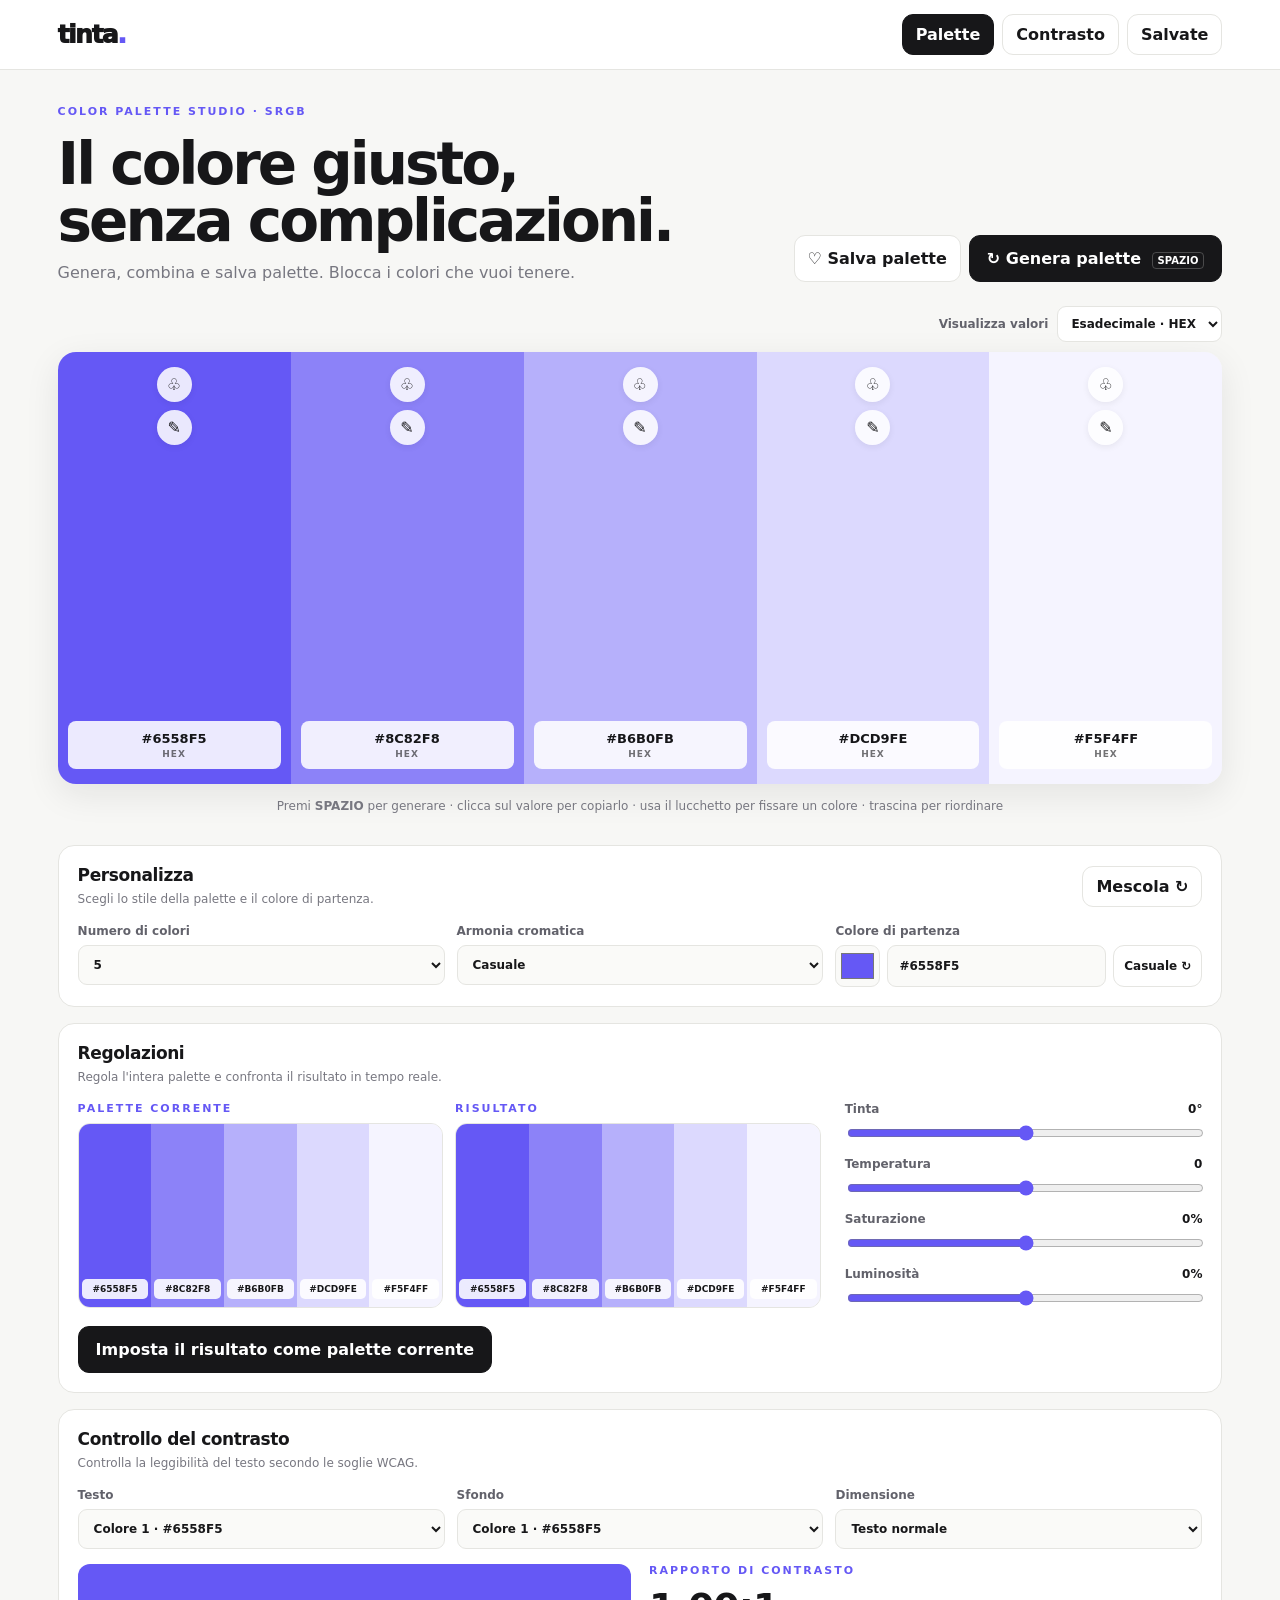
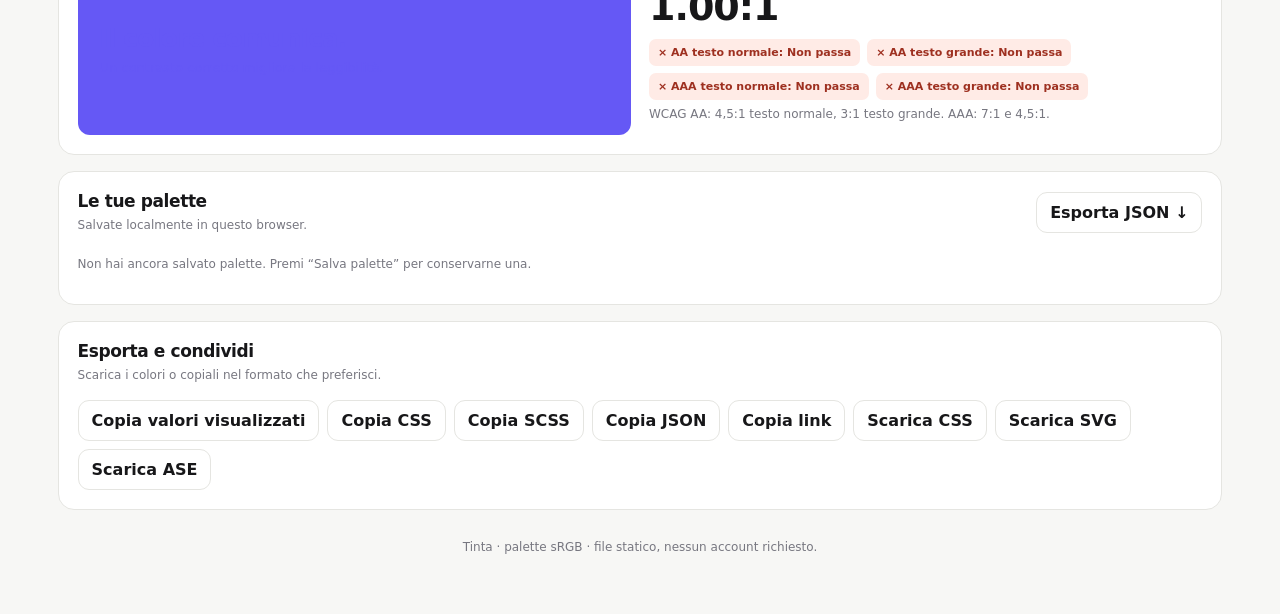
<file: index.html>
<!DOCTYPE html>
<html lang="it">
  <head>
    <meta charset="utf-8">
    <meta name="viewport" content="width=device-width,initial-scale=1">
    <title>Tinta — Color palette studio</title>
    <link rel="stylesheet" href="tinta-palette.css">
  </head>
  <body>
    <header>
      <div class="logo">tinta<span>.</span></div>
      <div class="header-right">
        <button class="on" data-go="generator">Palette</button>
        <button data-go="contrast">Contrasto</button>
        <button data-go="saved">Salvate</button>
      </div>
    </header>
    <main>
      <div class="eyebrow">Color palette studio · sRGB</div>
      <section class="hero">
        <div>
          <h1>Il colore giusto,<br>senza complicazioni.</h1>
          <p>
            Genera, combina e salva palette. Blocca i colori che vuoi tenere.
          </p>
        </div>
        <div class="actions">
          <button class="btn" id="saveBtn">♡ Salva palette</button>
          <button class="btn primary" id="generateBtn">
            ↻ Genera palette <span class="kbd">SPAZIO</span>
          </button>
        </div>
      </section>
      <section id="generator">
        <div class="formatbar">
          <label for="valueFormat">Visualizza valori</label><select
            id="valueFormat"
          >
            <option value="hex">Esadecimale · HEX</option>
            <option value="rgb">RGB · 0–255</option>
            <option value="unit">sRGB · 0–1</option>
          </select>
        </div>
        <div class="palette" id="palette"></div>
        <div class="hint">
          Premi <b>SPAZIO</b> per generare · clicca sul valore per copiarlo ·
          usa il lucchetto per fissare un colore · trascina per riordinare
        </div>
      </section>
      <section class="panel">
        <div class="panel-head">
          <div>
            <h2>Personalizza</h2>
            <div class="sub">
              Scegli lo stile della palette e il colore di partenza.
            </div>
          </div>
          <button class="btn" id="shuffleBtn">Mescola ↻</button>
        </div>
        <div class="grid">
          <label class="field">Numero di colori<select id="count">
              <option>3</option>
              <option>4</option>
              <option selected>5</option>
              <option>6</option>
              <option>7</option>
              <option>8</option>
            </select></label><label class="field">Armonia cromatica<select
              id="mode"
            >
              <option value="random">Casuale</option>
              <option value="analogous">Analoghi</option>
              <option value="complementary">Complementari</option>
              <option value="splitComplementary">Complementari divisi</option>
              <option value="triadic">Triadici</option>
              <option value="tetradic">Tetradici</option>
              <option value="square">Quadrati</option>
              <option value="mono">Monocromatici</option>
            </select></label><label class="field">Colore di partenza<div
              class="color-input"
            >
              <input
                type="color"
                id="seed"
                value="#6558F5"
                aria-label="Scegli colore sRGB"
              ><input
                type="text"
                id="seedHex"
                value="#6558F5"
                maxlength="7"
                aria-label="Codice HEX"
              ><button class="btn random-seed" id="randomSeedBtn" type="button">Casuale ↻</button>
            </div></label>
        </div>
      </section>
      <section class="panel" id="adjustments">
        <div class="panel-head">
          <div>
            <h2>Regolazioni</h2>
            <div class="sub">
              Regola l'intera palette e confronta il risultato in tempo reale.
            </div>
          </div>
        </div>
        <div class="adjustments-layout">
          <div class="adjustment-palettes" aria-label="Confronto palette">
            <div class="adjustment-palette">
              <div class="eyebrow">Palette corrente</div>
              <div class="mini-palette" id="originalPalette"></div>
            </div>
            <div class="adjustment-palette">
              <div class="eyebrow">Risultato</div>
              <div class="mini-palette" id="adjustedPalette"></div>
            </div>
          </div>
          <div class="adjustment-controls">
            <label class="range-field" for="hueAdjust">Tinta <output id="hueAdjustValue">0°</output><input id="hueAdjust" type="range" min="-180" max="180" value="0"></label>
            <label class="range-field" for="temperatureAdjust">Temperatura <output id="temperatureAdjustValue">0</output><input id="temperatureAdjust" type="range" min="-100" max="100" value="0"></label>
            <label class="range-field" for="saturationAdjust">Saturazione <output id="saturationAdjustValue">0%</output><input id="saturationAdjust" type="range" min="-100" max="100" value="0"></label>
            <label class="range-field" for="lightnessAdjust">Luminosità <output id="lightnessAdjustValue">0%</output><input id="lightnessAdjust" type="range" min="-100" max="100" value="0"></label>
          </div>
        </div>
        <div class="adjustment-action">
          <button class="btn primary" id="applyAdjustments">Imposta il risultato come palette corrente</button>
        </div>
      </section>
      <section class="panel" id="contrast">
        <div class="panel-head">
          <div>
            <h2>Controllo del contrasto</h2>
            <div class="sub">
              Controlla la leggibilità del testo secondo le soglie WCAG.
            </div>
          </div>
        </div>
        <div class="grid" style="margin-bottom: 15px">
          <label class="field">Testo<select id="fg"></select></label><label
            class="field"
          >Sfondo<select id="bg"></select></label><label
            class="field"
          >Dimensione<select id="textSize">
              <option value="normal">Testo normale</option>
              <option value="large">Testo grande</option>
            </select></label>
        </div>
        <div class="contrast-layout">
          <div class="preview" id="preview">
            <strong>Il colore comunica.</strong><span>Un contrasto corretto
              migliora la leggibilità.</span>
          </div>
          <div>
            <div class="eyebrow">Rapporto di contrasto</div>
            <div
              id="ratio"
              style="font-size: 38px; font-weight: 900; letter-spacing: -1px; margin: 8px 0"
            >
              —
            </div>
            <div id="results" class="tags"></div>
            <p class="sub">
              WCAG AA: 4,5:1 testo normale, 3:1 testo grande. AAA: 7:1 e 4,5:1.
            </p>
          </div>
        </div>
      </section>
      <section class="panel" id="saved">
        <div class="panel-head">
          <div>
            <h2>Le tue palette</h2>
            <div class="sub">Salvate localmente in questo browser.</div>
          </div>
          <button class="btn" id="exportBtn">Esporta JSON ↓</button>
        </div>
        <div class="saved-grid" id="savedGrid"></div>
        <p class="sub" id="empty">
          Non hai ancora salvato palette. Premi “Salva palette” per conservarne
          una.
        </p>
      </section>
      <section class="panel">
        <div class="panel-head">
          <div>
            <h2>Esporta e condividi</h2>
            <div class="sub">
              Scarica i colori o copiali nel formato che preferisci.
            </div>
          </div>
        </div>
        <div class="actions">
          <button class="btn" id="copyValues">Copia valori visualizzati</button>
          <button class="btn" id="copyCss">Copia CSS</button>
          <button class="btn" id="copyScss">Copia SCSS</button>
          <button class="btn" id="copyJson">Copia JSON</button>
          <button class="btn" id="shareBtn">Copia link</button>
          <button class="btn" id="downloadCss">Scarica CSS</button>
          <button class="btn" id="downloadSvg">Scarica SVG</button>
          <button class="btn" id="downloadAse">Scarica ASE</button>
        </div>
      </section>
      <div class="footer">
        Tinta · palette sRGB · file statico, nessun account richiesto.
      </div>
    </main>
    <div class="toast" id="toast" role="status" aria-live="polite"></div>
    <script src="tinta-palette.js"></script>
  </body>
</html>
</file>
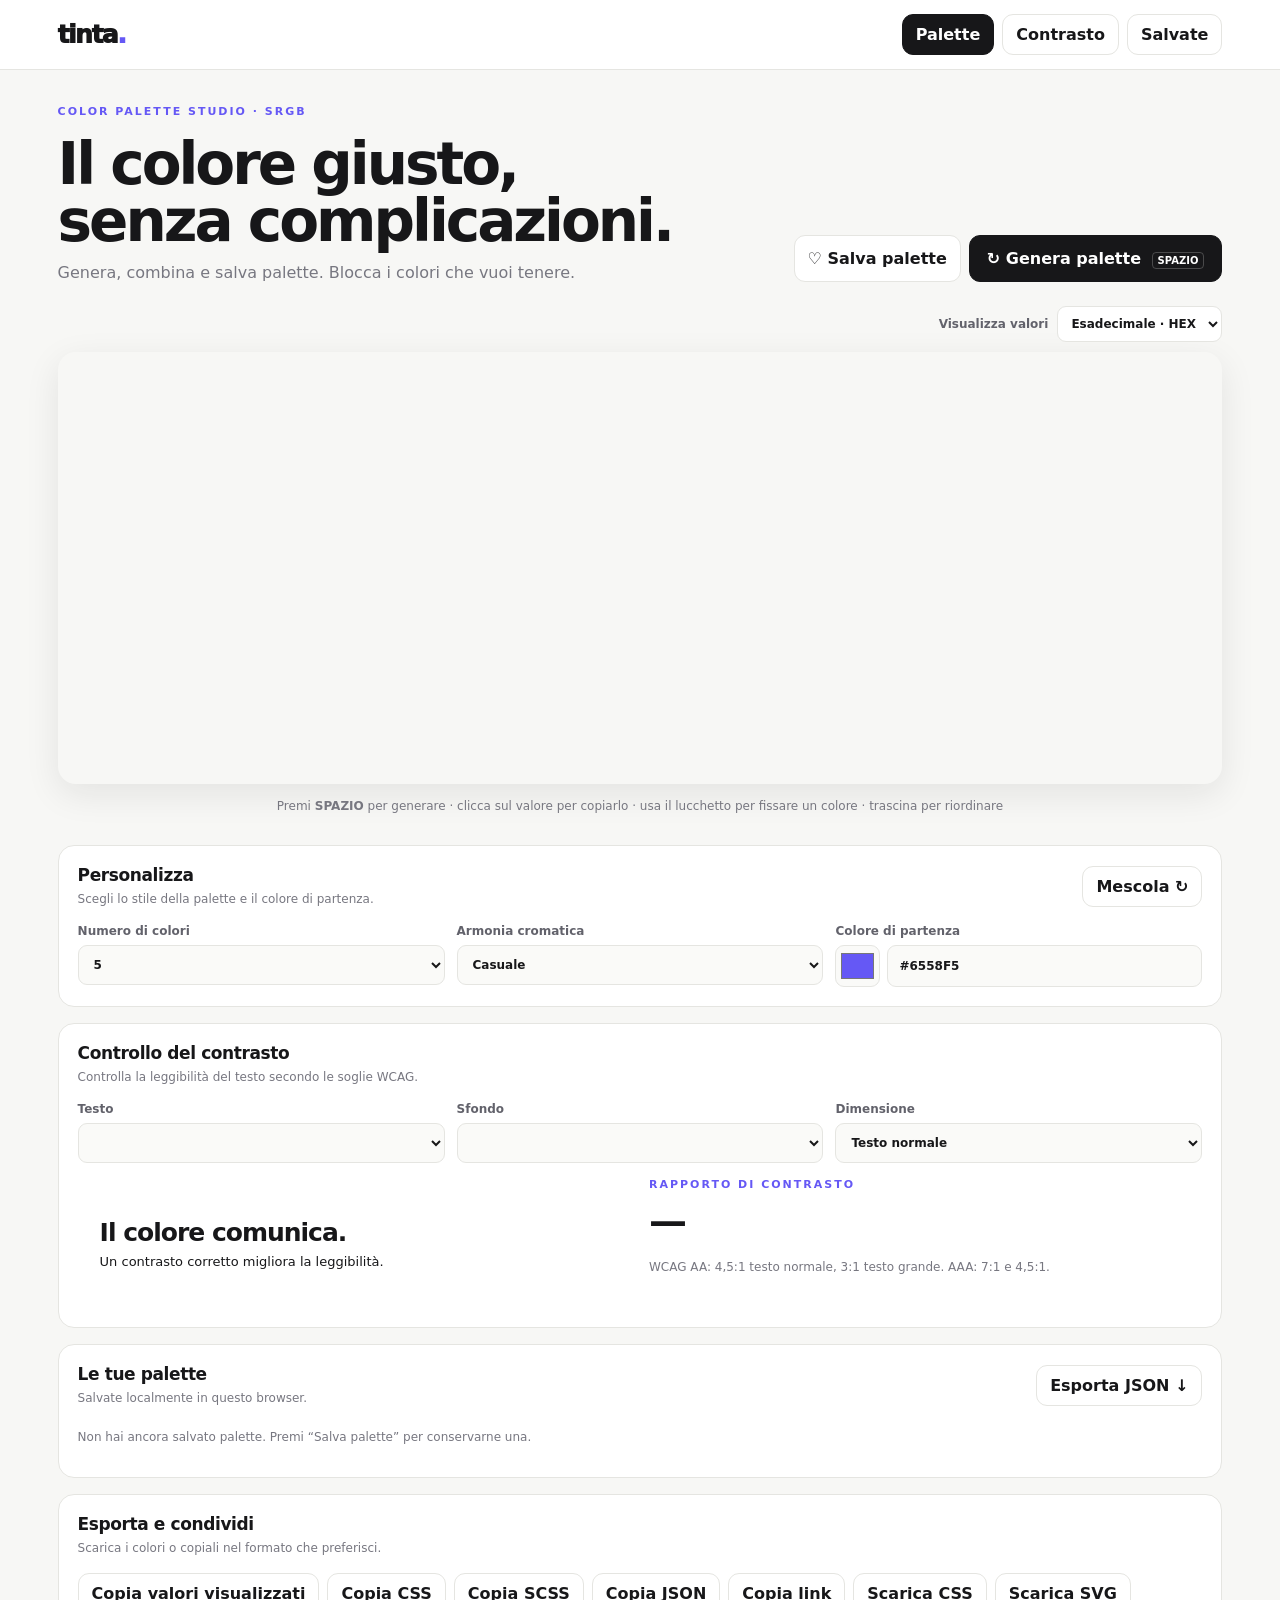
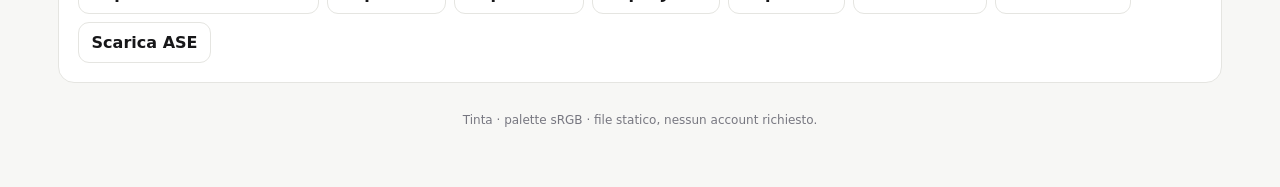
<file: TintaPaletteStudio.html>
<!DOCTYPE html>
<html lang="it">
  <head>
    <meta charset="utf-8">
    <meta name="viewport" content="width=device-width,initial-scale=1">
    <title>Tinta — Color palette studio</title>
    <link rel="stylesheet" href="tinta-palette.css">
  </head>
  <body>
    <header>
      <div class="logo">tinta<span>.</span></div>
      <div class="header-right">
        <button class="on" data-go="generator">Palette</button>
        <button data-go="contrast">Contrasto</button>
        <button data-go="saved">Salvate</button>
      </div>
    </header>
    <main>
      <div class="eyebrow">Color palette studio · sRGB</div>
      <section class="hero">
        <div>
          <h1>Il colore giusto,<br>senza complicazioni.</h1>
          <p>
            Genera, combina e salva palette. Blocca i colori che vuoi tenere.
          </p>
        </div>
        <div class="actions">
          <button class="btn" id="saveBtn">♡ Salva palette</button>
          <button class="btn primary" id="generateBtn">
            ↻ Genera palette <span class="kbd">SPAZIO</span>
          </button>
        </div>
      </section>
      <section id="generator">
        <div class="formatbar">
          <label for="valueFormat">Visualizza valori</label><select
            id="valueFormat"
          >
            <option value="hex">Esadecimale · HEX</option>
            <option value="rgb">RGB · 0–255</option>
            <option value="unit">sRGB · 0–1</option>
          </select>
        </div>
        <div class="palette" id="palette"></div>
        <div class="hint">
          Premi <b>SPAZIO</b> per generare · clicca sul valore per copiarlo ·
          usa il lucchetto per fissare un colore · trascina per riordinare
        </div>
      </section>
      <section class="panel">
        <div class="panel-head">
          <div>
            <h2>Personalizza</h2>
            <div class="sub">
              Scegli lo stile della palette e il colore di partenza.
            </div>
          </div>
          <button class="btn" id="shuffleBtn">Mescola ↻</button>
        </div>
        <div class="grid">
          <label class="field">Numero di colori<select id="count">
              <option>3</option>
              <option>4</option>
              <option selected>5</option>
              <option>6</option>
              <option>7</option>
              <option>8</option>
            </select></label><label class="field">Armonia cromatica<select
              id="mode"
            >
              <option value="random">Casuale</option>
              <option value="analogous">Analoghi</option>
              <option value="complementary">Complementari</option>
              <option value="triadic">Triadici</option>
              <option value="mono">Monocromatici</option>
            </select></label><label class="field">Colore di partenza<div
              class="color-input"
            >
              <input
                type="color"
                id="seed"
                value="#6558F5"
                aria-label="Scegli colore sRGB"
              ><input
                type="text"
                id="seedHex"
                value="#6558F5"
                maxlength="7"
                aria-label="Codice HEX"
              >
            </div></label>
        </div>
      </section>
      <section class="panel" id="contrast">
        <div class="panel-head">
          <div>
            <h2>Controllo del contrasto</h2>
            <div class="sub">
              Controlla la leggibilità del testo secondo le soglie WCAG.
            </div>
          </div>
        </div>
        <div class="grid" style="margin-bottom: 15px">
          <label class="field">Testo<select id="fg"></select></label><label
            class="field"
          >Sfondo<select id="bg"></select></label><label
            class="field"
          >Dimensione<select id="textSize">
              <option value="normal">Testo normale</option>
              <option value="large">Testo grande</option>
            </select></label>
        </div>
        <div class="contrast-layout">
          <div class="preview" id="preview">
            <strong>Il colore comunica.</strong><span>Un contrasto corretto
              migliora la leggibilità.</span>
          </div>
          <div>
            <div class="eyebrow">Rapporto di contrasto</div>
            <div
              id="ratio"
              style="font-size: 38px; font-weight: 900; letter-spacing: -1px; margin: 8px 0"
            >
              —
            </div>
            <div id="results" class="tags"></div>
            <p class="sub">
              WCAG AA: 4,5:1 testo normale, 3:1 testo grande. AAA: 7:1 e 4,5:1.
            </p>
          </div>
        </div>
      </section>
      <section class="panel" id="saved">
        <div class="panel-head">
          <div>
            <h2>Le tue palette</h2>
            <div class="sub">Salvate localmente in questo browser.</div>
          </div>
          <button class="btn" id="exportBtn">Esporta JSON ↓</button>
        </div>
        <div class="saved-grid" id="savedGrid"></div>
        <p class="sub" id="empty">
          Non hai ancora salvato palette. Premi “Salva palette” per conservarne
          una.
        </p>
      </section>
      <section class="panel">
        <div class="panel-head">
          <div>
            <h2>Esporta e condividi</h2>
            <div class="sub">
              Scarica i colori o copiali nel formato che preferisci.
            </div>
          </div>
        </div>
        <div class="actions">
          <button class="btn" id="copyValues">Copia valori visualizzati</button>
          <button class="btn" id="copyCss">Copia CSS</button>
          <button class="btn" id="copyScss">Copia SCSS</button>
          <button class="btn" id="copyJson">Copia JSON</button>
          <button class="btn" id="shareBtn">Copia link</button>
          <button class="btn" id="downloadCss">Scarica CSS</button>
          <button class="btn" id="downloadSvg">Scarica SVG</button>
          <button class="btn" id="downloadAse">Scarica ASE</button>
        </div>
      </section>
      <div class="footer">
        Tinta · palette sRGB · file statico, nessun account richiesto.
      </div>
    </main>
    <div class="toast" id="toast" role="status" aria-live="polite"></div>
    <script src="tinta-palette.js"></script>
  </body>
</html>
</file>
<file: tinta-palette.css>
:root {
  --ink: #171719;
  --muted: #777780;
  --paper: #f7f7f5;
  --line: #e5e5e1;
  --accent: #6558f5;
}
* {
  box-sizing: border-box;
}
body {
  margin: 0;
  background: var(--paper);
  color: var(--ink);
  font-family:
    Inter, ui-sans-serif, system-ui, -apple-system, "Segoe UI", sans-serif;
}
button, input, select {
  font: inherit;
}
button {
  cursor: pointer;
}
button:focus-visible, input:focus-visible, select:focus-visible {
  outline: 3px solid #aaa2ff;
  outline-offset: 2px;
}
header {
  height: 70px;
  padding: 0 4.5vw;
  display: flex;
  align-items: center;
  justify-content: space-between;
  background: #fff;
  border-bottom: 1px solid var(--line);
}
.logo {
  font-size: 25px;
  font-weight: 950;
  letter-spacing: -1.5px;
}
.logo span {
  color: var(--accent);
}
.header-right {
  display: flex;
  align-items: center;
  gap: 8px;
}
.header-right button, .btn {
  border: 1px solid var(--line);
  background: #fff;
  border-radius: 11px;
  padding: 10px 13px;
  font-weight: 700;
  color: var(--ink);
}
.header-right button:hover, .btn:hover {
  border-color: #aaa;
}
.header-right .on, .btn.primary {
  background: var(--ink);
  color: #fff;
  border-color: var(--ink);
}
main {
  max-width: 1500px;
  margin: auto;
  padding: 35px 4.5vw 60px;
}
.eyebrow {
  font-size: 11px;
  letter-spacing: 2px;
  text-transform: uppercase;
  color: var(--accent);
  font-weight: 850;
}
.hero {
  display: flex;
  align-items: end;
  justify-content: space-between;
  gap: 20px;
  margin: 10px 0 24px;
}
.hero h1 {
  font-size: clamp(34px, 5vw, 58px);
  letter-spacing: -3px;
  line-height: 0.99;
  margin: 8px 0;
}
.hero p {
  color: var(--muted);
  margin: 12px 0 0;
}
.actions {
  display: flex;
  gap: 8px;
  flex-wrap: wrap;
}
.btn.primary {
  padding: 13px 17px;
}
.kbd {
  font-size: 10px;
  border: 1px solid #7778;
  border-radius: 4px;
  padding: 2px 5px;
  margin-left: 5px;
}
.formatbar {
  display: flex;
  justify-content: flex-end;
  align-items: center;
  gap: 9px;
  margin: 0 0 10px;
  font-size: 12px;
  font-weight: 750;
  color: #62626b;
}
.formatbar select {
  border: 1px solid var(--line);
  border-radius: 9px;
  padding: 9px;
  background: white;
  font-weight: 750;
  color: var(--ink);
}
.palette {
  display: flex;
  height: min(48vh, 480px);
  min-height: 300px;
  border-radius: 18px;
  overflow: hidden;
  box-shadow: 0 10px 35px #15151a16;
}
.swatch {
  flex: 1;
  min-width: 0;
  display: flex;
  flex-direction: column;
  justify-content: space-between;
  padding: 15px 10px;
  transition: flex 0.18s;
  position: relative;
}
.swatch:hover {
  flex: 1.13;
}
.swatch.dragging {
  opacity: 0.4;
}
.swatch.drop-target {
  outline: 4px dashed #fff;
  outline-offset: -8px;
}
.swatch-actions {
  display: flex;
  flex-direction: column;
  align-items: center;
  gap: 8px;
}
.circle {
  width: 35px;
  height: 35px;
  border: 0;
  border-radius: 50%;
  background: #ffffffdc;
  color: #171719;
  display: grid;
  place-items: center;
  font-size: 16px;
  box-shadow: 0 2px 7px #0001;
}
.circle:hover {
  transform: scale(1.06);
}
.swatch-bottom {
  display: grid;
  gap: 6px;
}
.value {
  border: 0;
  border-radius: 8px;
  background: #ffffffdf;
  color: #161619;
  font-size: 13px;
  font-weight: 850;
  padding: 10px 4px;
  white-space: nowrap;
  cursor: pointer;
  width: 100%;
  overflow: hidden;
  text-overflow: clip;
}
.value small {
  display: block;
  font-size: 9px;
  opacity: 0.6;
  letter-spacing: 1px;
  margin-top: 3px;
}
.mini-edit {
  width: 100%;
  border: 0;
  border-radius: 8px;
  padding: 6px;
  background: #ffffffc9;
  color: #171719;
  font-size: 11px;
  font-weight: 750;
}
.hint {
  text-align: center;
  font-size: 12px;
  color: var(--muted);
  line-height: 1.8;
  margin: 12px 0 28px;
}
.panel {
  background: white;
  border: 1px solid var(--line);
  border-radius: 16px;
  padding: 19px;
  margin-top: 16px;
}
.panel-head {
  display: flex;
  justify-content: space-between;
  align-items: center;
  gap: 12px;
  margin-bottom: 16px;
}
.panel h2 {
  font-size: 17px;
  letter-spacing: -0.4px;
  margin: 0;
}
.sub {
  font-size: 12px;
  color: var(--muted);
  margin-top: 5px;
  line-height: 1.5;
}
.grid {
  display: grid;
  grid-template-columns: repeat(3, minmax(0, 1fr));
  gap: 12px;
}
.adjustments-layout {
  display: grid;
  grid-template-columns: minmax(0, 1.35fr) minmax(230px, .65fr);
  gap: 24px;
  align-items: start;
}
.adjustment-palettes {
  display: grid;
  grid-template-columns: repeat(2, minmax(0, 1fr));
  gap: 12px;
}
.adjustment-palette .eyebrow {
  margin-bottom: 8px;
}
.mini-palette {
  height: 185px;
  display: flex;
  overflow: hidden;
  border: 1px solid var(--line);
  border-radius: 12px;
  background: #fafaf8;
}
.mini-swatch {
  flex: 1;
  min-width: 0;
  display: flex;
  align-items: end;
  justify-content: center;
  padding: 8px 3px;
}
.mini-swatch span {
  width: 100%;
  overflow: hidden;
  text-overflow: ellipsis;
  white-space: nowrap;
  border-radius: 5px;
  padding: 5px 2px;
  background: #ffffffe0;
  color: #171719;
  font-size: 9px;
  font-weight: 800;
  text-align: center;
}
.adjustment-controls {
  display: grid;
  gap: 14px;
}
.range-field {
  display: grid;
  grid-template-columns: 1fr auto;
  gap: 7px 12px;
  align-items: center;
  color: #62626b;
  font-size: 12px;
  font-weight: 750;
}
.range-field output {
  color: var(--ink);
  font-variant-numeric: tabular-nums;
}
.range-field input {
  grid-column: 1 / -1;
  width: 100%;
  accent-color: var(--accent);
}
.adjustment-action {
  display: flex;
  justify-content: flex-start;
  margin-top: 18px;
}
.field {
  font-size: 12px;
  font-weight: 750;
  color: #62626b;
  display: flex;
  flex-direction: column;
  gap: 7px;
}
.field input, .field select {
  width: 100%;
  padding: 11px;
  border: 1px solid var(--line);
  border-radius: 9px;
  background: #fafaf8;
  color: var(--ink);
  min-width: 0;
}
.color-input {
  display: flex;
  gap: 7px;
}
.color-input input[type="color"] {
  width: 45px;
  height: 42px;
  padding: 3px;
}
.color-input input[type="text"] {
  flex: 1;
  min-width: 0;
}
.color-input .random-seed {
  flex: none;
  padding: 9px 10px;
  white-space: nowrap;
  font-size: 12px;
}
.contrast-layout {
  display: grid;
  grid-template-columns: 1fr 1fr;
  gap: 18px;
}
.preview {
  border-radius: 12px;
  min-height: 130px;
  padding: 22px;
  display: flex;
  flex-direction: column;
  justify-content: center;
}
.preview strong {
  font-size: 25px;
  letter-spacing: -1px;
}
.preview span {
  font-size: 13px;
  margin-top: 7px;
}
.tags {
  display: flex;
  gap: 7px;
  flex-wrap: wrap;
  margin-top: 10px;
}
.tag {
  border-radius: 7px;
  padding: 7px 9px;
  font-size: 11px;
  font-weight: 800;
  background: #eee;
}
.good {
  background: #e1f5e9;
  color: #17653b;
}
.bad {
  background: #ffebe6;
  color: #9e3020;
}
.saved-grid {
  display: grid;
  grid-template-columns: repeat(auto-fill, minmax(190px, 1fr));
  gap: 10px;
}
.saved {
  border: 1px solid var(--line);
  border-radius: 11px;
  overflow: hidden;
}
.saved-colors {
  display: flex;
  height: 62px;
}
.saved-colors span {
  flex: 1;
  min-width: 0;
}
.saved-info {
  display: flex;
  align-items: center;
  gap: 6px;
  padding: 10px;
  font-size: 12px;
}
.saved-info strong {
  flex: 1;
  white-space: nowrap;
  overflow: hidden;
  text-overflow: ellipsis;
}
.saved-info button {
  border: 0;
  background: transparent;
  font-weight: 750;
  padding: 4px;
}
.footer {
  text-align: center;
  color: var(--muted);
  font-size: 12px;
  margin-top: 30px;
}
.toast {
  position: fixed;
  bottom: 22px;
  left: 50%;
  transform: translate(-50%, 15px);
  opacity: 0;
  transition: 0.2s;
  background: #19191d;
  color: white;
  padding: 12px 17px;
  border-radius: 11px;
  z-index: 10;
  pointer-events: none;
  font-size: 13px;
  max-width: 90vw;
}
.toast.show {
  opacity: 1;
  transform: translate(-50%, 0);
}
.editor {
  display: none;
  position: absolute;
  z-index: 4;
  left: 8px;
  right: 8px;
  bottom: 70px;
  background: white;
  padding: 12px;
  border-radius: 12px;
  box-shadow: 0 5px 25px #0002;
  color: #222;
}
.editor.open {
  display: block;
}
.editor label {
  display: block;
  font-size: 10px;
  color: #555;
  margin-bottom: 5px;
}
.editor input {
  width: 100%;
  margin-bottom: 8px;
  padding: 7px;
  border: 1px solid #ddd;
  border-radius: 6px;
}
@media (max-width: 760px) {
  header {
    height: 60px;
    padding: 0 16px;
  }
  .header-right button {
    padding: 8px;
    font-size: 11px;
  }
  .header-right button:nth-child(2) {
    display: none;
  }
  main {
    padding: 24px 14px 40px;
  }
  .hero {
    align-items: flex-start;
    flex-direction: column;
  }
  .hero h1 {
    letter-spacing: -2px;
  }
  .actions {
    width: 100%;
  }
  .actions .btn {
    flex: 1;
  }
  .palette {
    height: auto;
    min-height: 0;
    display: grid;
    grid-template-columns: repeat(2, minmax(0, 1fr));
    border-radius: 14px;
  }
  .swatch {
    height: 178px;
    padding: 11px;
  }
  .swatch:hover {
    flex: initial;
  }
  .swatch-actions {
    flex-direction: row;
    justify-content: flex-end;
  }
  .circle {
    width: 31px;
    height: 31px;
  }
  .grid {
    grid-template-columns: 1fr;
  }
  .adjustments-layout {
    grid-template-columns: 1fr;
    gap: 18px;
  }
  .mini-palette {
    height: 145px;
  }
  .contrast-layout {
    grid-template-columns: 1fr;
  }
  .panel {
    padding: 14px;
  }
  .formatbar {
    justify-content: space-between;
  }
  .formatbar select {
    max-width: 68%;
  }
  .panel-head {
    align-items: flex-start;
  }
  .kbd {
    display: none;
  }
}
</file>
